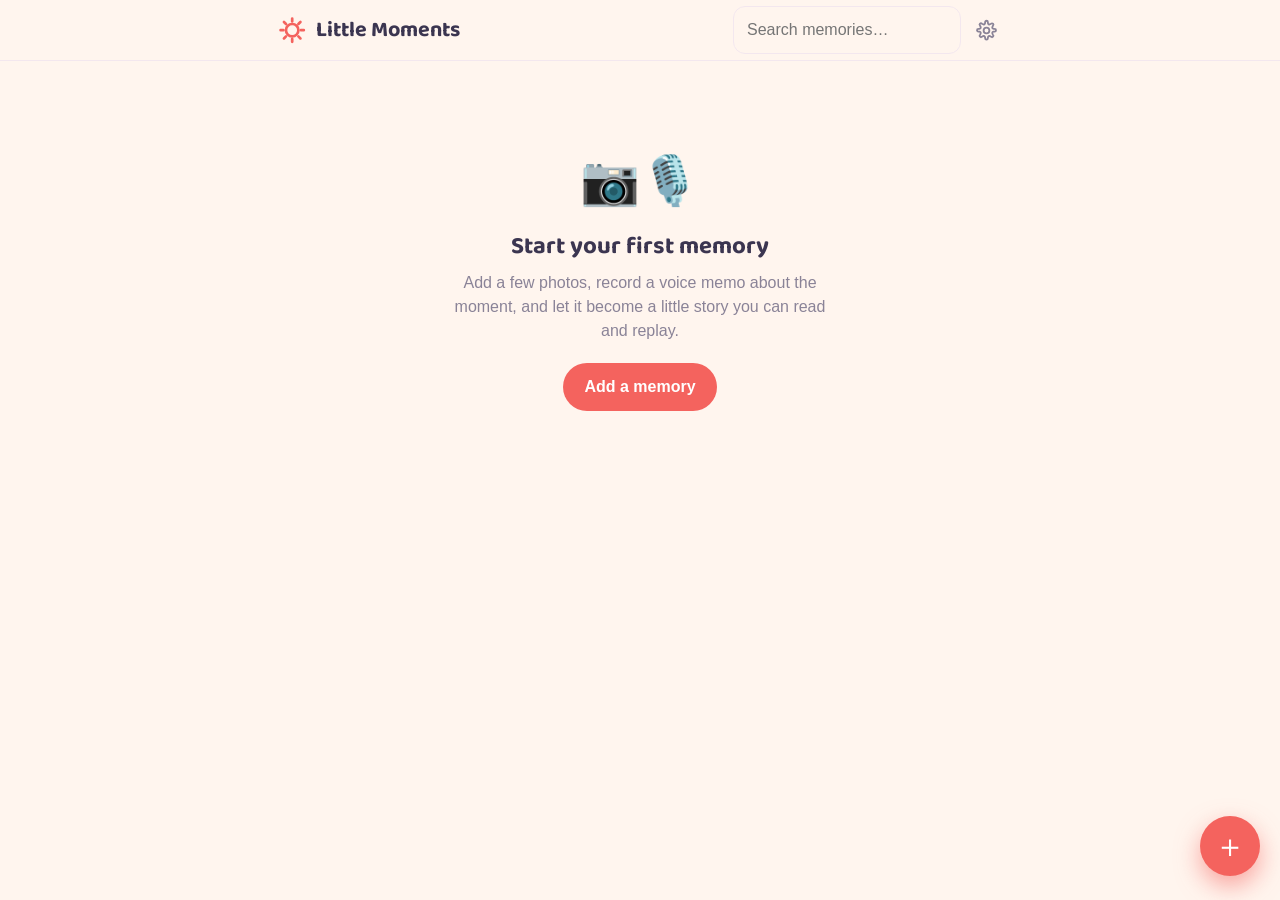
<file: index.html>
<!DOCTYPE html>
<html lang="en">
<head>
  <meta charset="UTF-8" />
  <meta name="viewport" content="width=device-width, initial-scale=1, viewport-fit=cover" />
  <meta name="theme-color" content="#f4635e" />
  <title>Little Moments</title>
  <meta name="description" content="A private journal of photos and voice-memo memories with the people you love." />
  <link rel="manifest" href="manifest.webmanifest" />
  <link rel="icon" href="icons/icon.svg" type="image/svg+xml" />
  <link rel="icon" href="icons/icon-192.png" sizes="192x192" type="image/png" />
  <link rel="apple-touch-icon" href="icons/apple-touch-icon.png" />
  <meta name="apple-mobile-web-app-capable" content="yes" />
  <meta name="apple-mobile-web-app-status-bar-style" content="default" />
  <meta name="apple-mobile-web-app-title" content="Little Moments" />
  <meta name="mobile-web-app-capable" content="yes" />
  <link rel="stylesheet" href="styles.css" />
</head>
<body>
  <header class="app-header">
    <div class="wrap header-inner">
      <h1 class="brand">
        <svg class="brand-mark" viewBox="0 0 24 24" fill="none" stroke="currentColor" stroke-width="2" stroke-linecap="round" stroke-linejoin="round" aria-hidden="true">
          <circle cx="12" cy="12" r="4.6" />
          <path d="M12 3.4v2.1M12 18.5v2.1M3.4 12h2.1M18.5 12h2.1M5.9 5.9l1.5 1.5M16.6 16.6l1.5 1.5M18.1 5.9l-1.5 1.5M7.4 16.6l-1.5 1.5" />
        </svg>
        Little Moments
      </h1>
      <div class="header-actions">
        <input id="search" class="search" type="search" placeholder="Search memories…" aria-label="Search memories" />
        <button id="settingsBtn" class="icon-btn" title="Settings" aria-label="Settings">
          <svg viewBox="0 0 24 24" fill="none" stroke="currentColor" stroke-width="1.9" stroke-linecap="round" stroke-linejoin="round" aria-hidden="true">
            <path d="M10.6 3.2a1.4 1.4 0 0 1 2.8 0l.15 1.36a1.4 1.4 0 0 0 2.02.98l1.23-.62a1.4 1.4 0 0 1 1.98 1.98l-.62 1.23a1.4 1.4 0 0 0 .98 2.02l1.36.15a1.4 1.4 0 0 1 0 2.8l-1.36.15a1.4 1.4 0 0 0-.98 2.02l.62 1.23a1.4 1.4 0 0 1-1.98 1.98l-1.23-.62a1.4 1.4 0 0 0-2.02.98l-.15 1.36a1.4 1.4 0 0 1-2.8 0l-.15-1.36a1.4 1.4 0 0 0-2.02-.98l-1.23.62a1.4 1.4 0 0 1-1.98-1.98l.62-1.23a1.4 1.4 0 0 0-.98-2.02l-1.36-.15a1.4 1.4 0 0 1 0-2.8l1.36-.15a1.4 1.4 0 0 0 .98-2.02l-.62-1.23a1.4 1.4 0 0 1 1.98-1.98l1.23.62a1.4 1.4 0 0 0 2.02-.98z" />
            <circle cx="12" cy="12" r="3" />
          </svg>
        </button>
      </div>
    </div>
  </header>

  <div id="albumBanner" class="album-banner" hidden>👀 You're viewing a shared family album (read-only)</div>

  <main class="wrap main">
    <div id="emptyState" class="empty" hidden>
      <div class="empty-art" aria-hidden="true">📷🎙️</div>
      <h2>Start your first memory</h2>
      <p>Add a few photos, record a voice memo about the moment, and let it become a little story you can read and replay.</p>
      <button class="btn primary" data-action="new">Add a memory</button>
    </div>

    <div id="feed" class="feed" aria-live="polite"></div>
  </main>

  <button id="fab" class="fab" title="New memory" aria-label="New memory">＋</button>

  <!-- Composer -->
  <dialog id="composer" class="sheet">
    <form id="composerForm" method="dialog">
      <div class="sheet-head">
        <h2 id="composerTitle">New memory</h2>
        <button type="button" class="icon-btn" data-close aria-label="Close">✕</button>
      </div>

      <div class="sheet-body">
        <label class="field">
          <span>Photos</span>
          <div id="photoGrid" class="photo-grid"></div>
          <div class="photo-add-row">
            <button type="button" class="btn ghost" id="addPhotosBtn">📷 Add photos</button>
            <button type="button" class="btn ghost" id="takePhotoBtn">🤳 Take photo</button>
          </div>
        </label>

        <div class="field-row">
          <label class="field grow">
            <span>Title</span>
            <input id="titleInput" type="text" placeholder="A name for this moment" />
          </label>
          <label class="field">
            <span>Date</span>
            <input id="dateInput" type="date" />
          </label>
        </div>

        <div class="field">
          <span>Voice memo</span>
          <div class="recorder">
            <div class="rec-controls">
              <button type="button" id="recordBtn" class="btn record">
                <span class="rec-dot" aria-hidden="true"></span>
                <span id="recordLabel">Record</span>
              </button>
              <span id="recTimer" class="rec-timer">0:00</span>
              <button type="button" id="clearAudioBtn" class="btn ghost small" hidden>Discard</button>
            </div>
            <audio id="audioPreview" controls hidden></audio>
            <p id="recHint" class="hint">Tap record and talk about the moment. Your words are captured as you speak, and the audio is saved so you can play it back later.</p>
          </div>
        </div>

        <div class="field">
          <div class="label-row">
            <span>Story</span>
            <button type="button" id="aiBtn" class="btn ai small" title="Summarize the voice memo into a story with AI">✨ Summarize with AI</button>
          </div>
          <textarea id="transcriptInput" class="transcript" rows="3" placeholder="What you said (captured while recording — you can edit it)"></textarea>
          <textarea id="storyInput" class="story" rows="6" placeholder="The written story of this memory will appear here. You can also just write it yourself."></textarea>
          <div id="aiStatus" class="ai-status" hidden></div>
        </div>

        <label class="field">
          <span>Caption <span class="hint" style="font-weight:400">(short &amp; witty — used when you share)</span></span>
          <input id="captionInput" type="text" placeholder="A one-line caption for sharing (AI fills this in)" />
        </label>

        <label class="field">
          <span>Tags</span>
          <input id="tagsInput" type="text" placeholder="first steps, park, giggles (comma separated)" />
        </label>
      </div>

      <div class="sheet-foot">
        <button type="button" class="btn ghost" data-close>Cancel</button>
        <button type="submit" class="btn primary" id="saveBtn">Save memory</button>
      </div>
    </form>
  </dialog>

  <!-- Settings -->
  <dialog id="settings" class="sheet">
    <div class="sheet-head">
      <h2>Settings</h2>
      <button type="button" class="icon-btn" data-close aria-label="Close">✕</button>
    </div>
    <div class="sheet-body">
      <div class="field">
        <span>Look &amp; feel</span>
        <p class="hint">Pick a color theme — it applies right away and is saved on this device.</p>
        <div id="themeSwatches" class="theme-swatches"></div>
      </div>

      <div class="field">
        <span>AI summaries</span>
        <p class="hint">Two ways to enable AI stories. <strong>Recommended:</strong> set up the free proxy (keeps your key off this device) — see <a href="https://github.com/dominicjmorgan/Memories/blob/main/proxy/README.md" target="_blank" rel="noopener">proxy setup</a> — and paste its URL below. <strong>Or:</strong> paste your Anthropic API key to call Anthropic directly.</p>
        <label class="field">
          <span class="sub">AI proxy URL <span class="hint" style="font-weight:400">(recommended)</span></span>
          <input id="proxyUrlInput" type="url" placeholder="https://little-moments-ai.<you>.workers.dev" autocomplete="off" spellcheck="false" />
        </label>
        <label class="field">
          <span class="sub">Anthropic API key <span class="hint" style="font-weight:400">(only if not using a proxy)</span></span>
          <input id="apiKeyInput" type="password" placeholder="sk-ant-…" autocomplete="off" />
        </label>
        <label class="field">
          <span class="sub">Model</span>
          <select id="modelSelect">
            <option value="claude-opus-5">Claude Opus 5 — best quality</option>
            <option value="claude-sonnet-5">Claude Sonnet 5 — faster &amp; cheaper</option>
            <option value="claude-haiku-4-5">Claude Haiku 4.5 — cheapest</option>
          </select>
        </label>
        <label class="field">
          <span class="sub">Workspace ID <span class="hint" style="font-weight:400">(only if your key isn't tied to a workspace)</span></span>
          <input id="workspaceIdInput" type="text" placeholder="wrkspc_… (optional)" autocomplete="off" spellcheck="false" />
        </label>
      </div>

      <div class="field">
        <span>Read-aloud voice</span>
        <p class="hint">Tap <strong>🔊 Read aloud</strong> on any memory to hear the story in a warm, real voice. Add an <code>ELEVENLABS_API_KEY</code> to your Worker to enable it — see <a href="https://github.com/dominicjmorgan/Memories/blob/main/proxy/README.md" target="_blank" rel="noopener">narration setup</a>. Each story is voiced once, then saved so it replays instantly (and family hear the same voice in the album). Without it, the app falls back to your device's built-in voice.</p>
        <label class="field">
          <span class="sub">Voice ID <span class="hint" style="font-weight:400">(optional — blank uses a warm default)</span></span>
          <input id="ttsVoiceIdInput" type="text" placeholder="e.g. 21m00Tcm4TlvDq8ikWAM" autocomplete="off" spellcheck="false" />
          <span class="hint" style="font-weight:400">On ElevenLabs' free tier, use a <strong>Default</strong> (premade) voice — copy its ID from your <a href="https://elevenlabs.io/app/voice-lab" target="_blank" rel="noopener">Voices</a> page. Community <em>Voice Library</em> voices need a paid plan. Blank uses a warm default.</span>
        </label>
      </div>

      <div class="field">
        <span>Shared family album</span>
        <p class="hint">Publish your memories to a private album so invited family can view them (read-only) via a secret link + password. Uses your Cloudflare Worker — see <a href="https://github.com/dominicjmorgan/Memories/blob/main/proxy/README.md" target="_blank" rel="noopener">album setup</a>. The keys/password below must match the ones you set on the Worker.</p>
        <label class="field checkbox-row">
          <input id="albumSyncToggle" type="checkbox" />
          <span class="sub">Publish my memories to the shared album</span>
        </label>
        <label class="field">
          <span class="sub">Owner key <span class="hint" style="font-weight:400">(secret — lets this device publish)</span></span>
          <input id="albumOwnerKeyInput" type="password" placeholder="owner secret" autocomplete="off" spellcheck="false" />
        </label>
        <label class="field">
          <span class="sub">Read key <span class="hint" style="font-weight:400">(goes in the family link)</span></span>
          <input id="albumReadKeyInput" type="text" placeholder="read secret" autocomplete="off" spellcheck="false" />
        </label>
        <label class="field">
          <span class="sub">Family password</span>
          <input id="albumPasswordInput" type="text" placeholder="password family will type" autocomplete="off" spellcheck="false" />
        </label>
        <div class="photo-add-row">
          <button type="button" id="albumLinkBtn" class="btn ghost">🔗 Copy family link</button>
          <button type="button" id="albumSyncAllBtn" class="btn ghost">⬆️ Publish all now</button>
        </div>
        <div id="albumStatus" class="ai-status" hidden></div>
      </div>

      <div class="field">
        <span>Your data</span>
        <p class="hint">Everything lives on this device. Back it up to a file, or restore it on another device.</p>
        <div class="photo-add-row">
          <button type="button" id="exportBtn" class="btn ghost">⬇️ Back up to file</button>
          <label class="btn ghost file-btn">
            ⬆️ Restore from file
            <input id="importInput" type="file" accept="application/json,.json" />
          </label>
        </div>
        <div id="dataStatus" class="ai-status" hidden></div>
      </div>

      <p class="hint" id="buildStamp" style="text-align:center; opacity:0.6;"></p>
    </div>
    <div class="sheet-foot">
      <button type="button" class="btn primary" data-close>Done</button>
    </div>
  </dialog>

  <!-- Viewer -->
  <dialog id="viewer" class="sheet viewer-sheet">
    <div class="sheet-head">
      <h2 id="viewerTitle">Memory</h2>
      <button type="button" class="icon-btn" data-close aria-label="Close">✕</button>
    </div>
    <div class="sheet-body" id="viewerBody"></div>
    <div class="sheet-foot">
      <button type="button" class="btn danger ghost" id="viewerDelete">Delete</button>
      <button type="button" class="btn ghost" id="viewerShare">📤 Share</button>
      <button type="button" class="btn ghost" id="viewerEdit">Edit</button>
      <button type="button" class="btn primary" data-close>Close</button>
    </div>
  </dialog>

  <!-- Fullscreen photo lightbox -->
  <dialog id="lightbox" class="lightbox" aria-label="Photo viewer">
    <div class="lb-counter" id="lbCounter"></div>
    <button type="button" class="lb-close icon-btn" id="lbClose" aria-label="Close">✕</button>
    <button type="button" class="lb-nav lb-prev" id="lbPrev" aria-label="Previous photo">‹</button>
    <img class="lb-img" id="lbImg" alt="Memory photo" draggable="false" />
    <button type="button" class="lb-nav lb-next" id="lbNext" aria-label="Next photo">›</button>
    <div class="lb-hint" id="lbHint">tap photo to zoom · swipe to browse</div>
  </dialog>

  <!-- Family album password gate -->
  <dialog id="albumGate" class="sheet album-gate">
    <form id="albumGateForm" method="dialog">
      <div class="sheet-head">
        <h2>✽ A shared album</h2>
      </div>
      <div class="sheet-body">
        <p class="hint">This family album is private. Enter the password you were given to view it.</p>
        <label class="field">
          <span class="sub">Password</span>
          <input id="albumPwInput" type="password" autocomplete="off" />
        </label>
        <div id="albumGateMsg" class="ai-status error" hidden></div>
      </div>
      <div class="sheet-foot">
        <button type="submit" class="btn primary">Unlock</button>
      </div>
    </form>
  </dialog>

  <!-- File inputs live OUTSIDE the dialogs on purpose: iOS Safari can leave the
       system photo picker unable to dismiss when the <input type=file> is inside
       a modal <dialog>. They're triggered programmatically from the buttons. -->
  <input id="photoInput" type="file" accept="image/*" multiple class="offscreen-file" />
  <input id="cameraInput" type="file" accept="image/*" capture="environment" class="offscreen-file" />

  <div id="toast" class="toast" hidden></div>

  <script src="app.js"></script>
</body>
</html>
</file>
<file: styles.css>
@import url('https://fonts.googleapis.com/css2?family=Baloo+2:wght@600;700;800&family=Caveat:wght@600;700&display=swap');

:root {
  --bg: #fff5ee;
  --surface: #ffffff;
  --ink: #3b3550;
  --ink-soft: #8a8397;
  --line: #f3e7ee;
  --brand: #f4635e;
  --brand-dark: #dd4b48;
  --accent: #23bfa6;
  --danger: #e14b6a;
  --shadow: 0 8px 26px rgba(120, 80, 90, 0.12);
  --radius: 18px;
  --font: -apple-system, BlinkMacSystemFont, "Segoe UI", Roboto, Helvetica, Arial, sans-serif;
  --serif: "Iowan Old Style", "Palatino Linotype", Palatino, Georgia, serif;
  --display: "Baloo 2", "Nunito", -apple-system, BlinkMacSystemFont, "Segoe UI", sans-serif;
  --hand: "Caveat", "Segoe Print", "Bradley Hand", "Comic Sans MS", cursive;
}

@media (prefers-color-scheme: dark) {
  :root {
    --bg: #241f2b;
    --surface: #2e2836;
    --ink: #f4ecf6;
    --ink-soft: #b8afc4;
    --line: #3f374a;
    --brand: #ff7d78;
    --brand-dark: #f4635e;
    --accent: #4fd3bd;
    --shadow: 0 8px 26px rgba(0, 0, 0, 0.4);
  }
}

* { box-sizing: border-box; }
/* Ensure the `hidden` attribute always wins over element display rules
   (e.g. .btn sets display:inline-flex, which would otherwise show a
   [hidden] button — including the album view's Edit/Delete). */
[hidden] { display: none !important; }

html, body {
  margin: 0;
  padding: 0;
  background: var(--bg);
  color: var(--ink);
  font-family: var(--font);
  font-size: 16px;
  line-height: 1.5;
  -webkit-font-smoothing: antialiased;
}

.wrap { width: 100%; max-width: 760px; margin: 0 auto; padding: 0 16px; }

/* Header */
.app-header {
  position: sticky;
  top: 0;
  z-index: 10;
  background: color-mix(in srgb, var(--bg) 88%, transparent);
  backdrop-filter: blur(10px);
  border-bottom: 1px solid var(--line);
  padding-top: env(safe-area-inset-top);
}
.header-inner {
  display: flex;
  align-items: center;
  gap: 12px;
  min-height: 60px;
}
.brand {
  font-family: var(--display);
  font-size: 1.35rem;
  margin: 0;
  display: flex;
  align-items: center;
  gap: 8px;
  white-space: nowrap;
}
.brand-mark { color: var(--brand); }
.header-actions { margin-left: auto; display: flex; align-items: center; gap: 8px; }
.search {
  border: 1px solid var(--line);
  background: var(--surface);
  color: var(--ink);
  border-radius: 999px;
  padding: 8px 14px;
  font-size: 0.95rem;
  width: 190px;
  max-width: 42vw;
  outline: none;
}
.search:focus { border-color: var(--brand); }

/* Main / feed */
.main { padding-top: 24px; padding-bottom: 130px; }
body { overflow-x: hidden; } /* gentle card tilts must never scroll the page sideways */
.feed { display: flex; flex-direction: column; gap: 36px; padding: 6px 4px 0; }

/* Scrapbook Polaroid card */
.card {
  --paper: #fffdf8;
  --paper-ink: #3b322b;
  --paper-soft: #857a6f;
  position: relative;
  background: var(--paper);
  color: var(--paper-ink);
  padding: 12px 12px 0;
  border-radius: 5px;
  box-shadow: 0 10px 22px rgba(70, 50, 35, 0.16), 0 2px 5px rgba(70, 50, 35, 0.12);
  cursor: pointer;
  transform: rotate(var(--tilt, 0deg));
  transition: transform 0.5s cubic-bezier(.2, .75, .2, 1), box-shadow 0.2s ease, opacity 0.5s ease;
}
@media (prefers-color-scheme: dark) {
  .card { box-shadow: 0 16px 32px rgba(0, 0, 0, 0.5), 0 2px 6px rgba(0, 0, 0, 0.4); }
}

/* Colorful washi tape — a rotating set of candy colors so the feed feels
   like a playful scrapbook. */
.card { --tape: #ff9bbb; --tape-left: 50%; --tape-rot: -2.5deg; }
.card:nth-child(5n+2) { --tape: #4fd3bd; }
.card:nth-child(5n+3) { --tape: #ffce5c; }
.card:nth-child(5n+4) { --tape: #b9a0e6; }
.card:nth-child(5n+5) { --tape: #7fc9f2; }
.card:nth-child(2n)   { --tape-left: 30%; --tape-rot: -4deg; }
.card:nth-child(3n)   { --tape-left: 72%; --tape-rot: 3.5deg; }
.card::before {
  content: "";
  position: absolute;
  top: -11px;
  left: var(--tape-left);
  width: 104px;
  height: 26px;
  transform: translateX(-50%) rotate(var(--tape-rot));
  background: repeating-linear-gradient(45deg,
    color-mix(in srgb, var(--tape) 55%, transparent) 0 6px,
    color-mix(in srgb, var(--tape) 80%, transparent) 6px 12px);
  border-left: 1px dashed rgba(255,255,255,.55);
  border-right: 1px dashed rgba(255,255,255,.55);
  box-shadow: 0 1px 2px rgba(0,0,0,.08);
  border-radius: 2px;
  pointer-events: none;
}

/* pop-in as the card scrolls into view */
.card.pre { opacity: 0; transform: rotate(var(--tilt, 0deg)) translateY(28px) scale(.94); }

/* playful: straighten and lift on interaction */
.card:hover { transform: rotate(0deg) translateY(-6px) scale(1.02); box-shadow: 0 20px 36px rgba(70,50,35,0.24); }
.card:active { transform: rotate(0deg) scale(0.99); }

.card-photos { display: grid; gap: 3px; background: var(--paper); border-radius: 2px; overflow: hidden; }
.card-photos.n1 { grid-template-columns: 1fr; }
.card-photos.n2 { grid-template-columns: 1fr 1fr; }
.card-photos.n3, .card-photos.n4 { grid-template-columns: 1fr 1fr; }
.card-photos img {
  width: 100%;
  height: 100%;
  aspect-ratio: 3 / 2;
  object-fit: cover;
  display: block;
}
.card-photos.n1 img { aspect-ratio: 4 / 3; }
.photo-fallback { display: grid; place-items: center; aspect-ratio: 3 / 2; background: var(--line); color: var(--ink-soft); font-size: 1.8rem; }
.viewer-gallery .photo-fallback { flex: 0 0 100%; width: 100%; height: min(46vh, 460px); aspect-ratio: auto; border-radius: 0; }
.photo-thumb .photo-fallback { width: 100%; height: 100%; aspect-ratio: auto; font-size: 1.3rem; }
.card-photos .more { position: relative; }
.card-photos .more::after {
  content: attr(data-more);
  position: absolute;
  inset: 0;
  background: rgba(0,0,0,0.45);
  color: #fff;
  display: grid;
  place-items: center;
  font-size: 1.4rem;
  font-weight: 600;
}

.card-body { padding: 12px 8px 18px; }
.card-title { font-family: var(--display); font-weight: 700; font-size: 1.3rem; margin: 0 0 4px; line-height: 1.25; color: var(--paper-ink); }
.card-date { font-family: var(--hand); color: var(--brand-dark); font-size: 1.2rem; line-height: 1; display: inline-block; transform: rotate(-1.5deg); margin-bottom: 8px; }
.card-story { color: var(--paper-soft); margin: 0; display: -webkit-box; -webkit-line-clamp: 3; -webkit-box-orient: vertical; overflow: hidden; }
.card-meta { display: flex; align-items: center; gap: 10px; margin-top: 12px; flex-wrap: wrap; }
.chip {
  background: color-mix(in srgb, var(--accent) 24%, #ffffff);
  color: color-mix(in srgb, var(--accent) 60%, #2a2440);
  border-radius: 999px;
  padding: 3px 10px;
  font-size: 0.78rem;
  font-weight: 700;
}
.has-audio { color: var(--brand-dark); font-size: 0.85rem; font-weight: 600; display: inline-flex; align-items: center; gap: 5px; }

@media (prefers-reduced-motion: reduce) {
  .card { transition: box-shadow 0.2s ease; }
  .card.pre { opacity: 1; transform: rotate(var(--tilt, 0deg)); }
  .card:hover { transform: rotate(0deg); }
}

/* Empty state */
.empty { text-align: center; padding: 60px 20px; }
.empty-art { font-size: 3rem; }
.empty h2 { font-family: var(--display); margin: 12px 0 6px; }
.empty p { color: var(--ink-soft); max-width: 380px; margin: 0 auto 20px; }

/* FAB */
.fab {
  position: fixed;
  right: max(20px, env(safe-area-inset-right));
  bottom: max(24px, env(safe-area-inset-bottom));
  width: 60px;
  height: 60px;
  border-radius: 50%;
  border: none;
  background: var(--brand);
  color: #fff;
  font-size: 2rem;
  line-height: 1;
  box-shadow: 0 10px 24px color-mix(in srgb, var(--brand) 55%, transparent);
  cursor: pointer;
  z-index: 20;
  transition: transform 0.2s cubic-bezier(.34, 1.56, .64, 1), background 0.12s ease;
}
.fab:hover { background: var(--brand-dark); transform: scale(1.1) rotate(8deg); }
.fab:active { transform: scale(0.92); }

/* Buttons */
.btn {
  font: inherit;
  font-weight: 700;
  border-radius: 999px;
  padding: 11px 20px;
  border: 1px solid transparent;
  cursor: pointer;
  display: inline-flex;
  align-items: center;
  gap: 8px;
  transition: background 0.12s ease, border-color 0.12s ease, opacity 0.12s ease, transform 0.14s cubic-bezier(.34, 1.56, .64, 1);
}
.btn.small { padding: 6px 12px; font-size: 0.85rem; }
.btn.primary { background: var(--brand); color: #fff; }
.btn.primary:hover { background: var(--brand-dark); }
.btn.ghost { background: transparent; border-color: var(--line); color: var(--ink); }
.btn.ghost:hover { border-color: var(--brand); color: var(--brand); }
.btn.ai { background: color-mix(in srgb, var(--accent) 16%, transparent); color: var(--accent); border-color: transparent; }
.btn.ai:hover { background: color-mix(in srgb, var(--accent) 26%, transparent); }
.btn.danger { color: var(--danger); }
/* The AI narration is the primary "play" control in the viewer. */
.narrate-btn { margin: 10px 0 4px; width: 100%; justify-content: center; background: var(--brand); color: #fff; border-color: transparent; font-weight: 700; }
.narrate-btn:hover { background: var(--brand-dark); color: #fff; }
.narrate-btn.on { background: color-mix(in srgb, var(--brand) 14%, transparent); border-color: var(--brand); color: var(--brand-dark); }
.narrate-btn.on:hover { background: color-mix(in srgb, var(--brand) 22%, transparent); color: var(--brand-dark); }
.narrate-btn.busy { opacity: 0.75; cursor: progress; animation: narratePulse 1.1s ease-in-out infinite; }
@keyframes narratePulse { 0%, 100% { opacity: 0.55; } 50% { opacity: 0.9; } }
.btn.danger.ghost:hover { border-color: var(--danger); color: var(--danger); }
.btn:disabled { opacity: 0.5; cursor: default; }
.icon-btn {
  background: transparent;
  border: none;
  font-size: 1.3rem;
  cursor: pointer;
  padding: 6px;
  border-radius: 10px;
  line-height: 1;
}
.icon-btn:hover { background: var(--line); }

.btn.record { background: var(--surface); border-color: var(--brand); color: var(--brand); }
.btn.record .rec-dot { width: 12px; height: 12px; border-radius: 50%; background: var(--brand); }
.btn.record.recording { background: var(--brand); color: #fff; }
.btn.record.recording .rec-dot { background: #fff; animation: pulse 1s infinite; }
@keyframes pulse { 0%,100% { opacity: 1; } 50% { opacity: 0.3; } }

/* Sheet / dialog */
.sheet {
  border: none;
  border-radius: 20px 20px 0 0;
  padding: 0;
  width: 100%;
  max-width: 640px;
  margin: auto auto 0;
  background: var(--surface);
  color: var(--ink);
  box-shadow: 0 -8px 40px rgba(0,0,0,0.25);
  max-height: 92vh;
  overflow: hidden;
}
/* When open, lay the dialog out as a column so the body scrolls.
   Scoped to [open] because author CSS beats the UA `dialog:not([open])`
   rule — an unscoped `display:flex` would keep CLOSED dialogs visible and
   floating over the page, intercepting clicks. */
.sheet[open] {
  display: flex;
  flex-direction: column;
}
@media (min-width: 640px) {
  .sheet { border-radius: 20px; margin: auto; max-height: 88vh; }
}
.sheet::backdrop { background: rgba(30, 20, 15, 0.5); backdrop-filter: blur(2px); }
/* The composer wraps its content in a <form>; make it the scrolling column too. */
.sheet form { display: flex; flex-direction: column; flex: 1 1 auto; min-height: 0; }
.sheet-head {
  display: flex;
  align-items: center;
  justify-content: space-between;
  padding: 16px 18px;
  border-bottom: 1px solid var(--line);
  background: var(--surface);
  flex: 0 0 auto;
}
.sheet-head h2 { margin: 0; font-family: var(--display); font-size: 1.25rem; }
.sheet-body {
  padding: 18px;
  overflow-y: auto;
  -webkit-overflow-scrolling: touch;
  display: flex;
  flex-direction: column;
  gap: 18px;
  flex: 1 1 auto;
  min-height: 0;
}
.sheet-foot {
  display: flex;
  justify-content: flex-end;
  gap: 10px;
  padding: 14px 18px calc(14px + env(safe-area-inset-bottom));
  border-top: 1px solid var(--line);
  background: var(--surface);
  flex: 0 0 auto;
  flex-wrap: wrap;
}

/* Fields */
.field { display: flex; flex-direction: column; gap: 7px; }
.field > span { font-weight: 600; font-size: 0.92rem; }
.field .sub { font-weight: 500; font-size: 0.85rem; color: var(--ink-soft); }
.field-row { display: flex; gap: 12px; }
.field.grow { flex: 1; }
.label-row { display: flex; align-items: center; justify-content: space-between; gap: 8px; }
input[type="text"], input[type="date"], input[type="password"], input[type="search"], select, textarea {
  font: inherit;
  color: var(--ink);
  background: var(--bg);
  border: 1px solid var(--line);
  border-radius: 12px;
  padding: 11px 13px;
  width: 100%;
  outline: none;
}
input:focus, select:focus, textarea:focus { border-color: var(--brand); }
textarea { resize: vertical; }
.transcript { font-size: 0.9rem; color: var(--ink-soft); }
.story { font-family: var(--serif); font-size: 1.05rem; line-height: 1.6; }
.hint { color: var(--ink-soft); font-size: 0.85rem; margin: 0; }
.hint a { color: var(--brand); }

/* Photo grid in composer */
.photo-grid { display: flex; flex-wrap: wrap; gap: 8px; }
.photo-grid:empty { display: none; }
.photo-thumb { position: relative; width: 100px; height: 100px; border-radius: 12px; overflow: hidden; border: 1px solid var(--line); }
.photo-thumb img { width: 100%; height: 100%; object-fit: cover; }
.photo-thumb .thumb-x {
  position: absolute; top: 3px; right: 3px;
  width: 22px; height: 22px; border-radius: 50%;
  border: none; background: rgba(0,0,0,0.6); color: #fff;
  cursor: pointer; font-size: 0.8rem; line-height: 1; display: grid; place-items: center;
}
.photo-thumb .thumb-cover {
  position: absolute; top: 4px; left: 4px;
  background: var(--brand); color: #fff;
  font-size: 0.62rem; font-weight: 700; letter-spacing: 0.02em;
  padding: 2px 6px; border-radius: 999px;
}
.photo-thumb .thumb-bar {
  position: absolute; left: 0; right: 0; bottom: 0;
  display: flex; justify-content: center; gap: 2px;
  background: rgba(0,0,0,0.5); padding: 2px 0;
}
.photo-thumb .thumb-bar button {
  border: none; background: transparent; color: #fff;
  width: 26px; height: 22px; font-size: 0.8rem; line-height: 1; cursor: pointer; border-radius: 6px;
}
.photo-thumb .thumb-bar button:disabled { opacity: 0.35; cursor: default; }
.photo-thumb .thumb-bar button:not(:disabled):active { background: rgba(255,255,255,0.25); }
.photo-add-row { display: flex; gap: 10px; flex-wrap: wrap; }
.file-btn { cursor: pointer; position: relative; }
/* Keep file inputs in the layout but invisible. iOS Safari can fail to fire
   the change event for a display:none file input opened via its label, so we
   avoid `hidden`/`display:none` here and clip the input instead. */
.file-btn input[type="file"],
.offscreen-file { position: fixed; left: 0; bottom: 0; width: 1px; height: 1px; padding: 0; margin: 0; overflow: hidden; clip: rect(0 0 0 0); border: 0; opacity: 0; }

.recorder { border: 1px solid var(--line); border-radius: 14px; padding: 14px; background: var(--bg); }
.rec-controls { display: flex; align-items: center; gap: 12px; }
.rec-timer { font-variant-numeric: tabular-nums; color: var(--ink-soft); font-weight: 600; }
#audioPreview { width: 100%; margin-top: 12px; }

.ai-status { font-size: 0.85rem; padding: 10px 12px; border-radius: 10px; background: var(--bg); color: var(--ink-soft); }
.ai-status.error { background: color-mix(in srgb, var(--danger) 12%, transparent); color: var(--danger); }
.ai-status.working { color: var(--accent); }

/* Viewer */
/* Swipeable photo carousel: keeps the photo area compact so the story
   sits right below it instead of after a tall stack. */
.viewer-carousel { margin-bottom: 4px; }
.viewer-gallery {
  display: flex;
  gap: 0;
  overflow-x: auto;
  scroll-snap-type: x mandatory;
  -webkit-overflow-scrolling: touch;
  scrollbar-width: none;
  border-radius: 14px;
}
.viewer-gallery::-webkit-scrollbar { display: none; }
.viewer-photo {
  flex: 0 0 100%;
  scroll-snap-align: center;
  width: 100%;
  height: min(46vh, 460px);
  object-fit: cover;
  display: block;
}
.viewer-dots { display: flex; justify-content: center; gap: 7px; margin-top: 10px; }
.viewer-dots .dot { width: 7px; height: 7px; border-radius: 50%; background: var(--line); cursor: pointer; transition: background 0.15s ease; }
.viewer-dots .dot.on { background: var(--brand); }
.viewer-date { color: var(--brand-dark); font-weight: 600; text-transform: uppercase; font-size: 0.8rem; letter-spacing: 0.02em; }
.viewer-story { font-family: var(--serif); font-size: 1.1rem; line-height: 1.7; white-space: pre-wrap; }
.viewer-audio { width: 100%; margin: 6px 0; }
/* Secondary "your original recording" disclosure, de-emphasised vs narration. */
.viewer-recording { margin: 6px 0 2px; }
.viewer-recording > summary { cursor: pointer; color: var(--ink-soft); font-size: 0.9rem; font-weight: 600; padding: 4px 0; }
.viewer-transcript { color: var(--ink-soft); font-size: 0.9rem; border-left: 3px solid var(--line); padding-left: 12px; white-space: pre-wrap; }
.viewer-transcript summary { cursor: pointer; font-weight: 600; color: var(--ink); margin-bottom: 8px; }
.viewer-tags { display: flex; flex-wrap: wrap; gap: 6px; }

/* Toast */
.toast {
  position: fixed;
  left: 50%;
  bottom: 90px;
  transform: translateX(-50%);
  background: var(--ink);
  color: var(--bg);
  padding: 12px 20px;
  border-radius: 999px;
  font-size: 0.9rem;
  font-weight: 500;
  box-shadow: var(--shadow);
  z-index: 50;
  max-width: 90vw;
  text-align: center;
}

/* Fullscreen photo lightbox */
.lightbox {
  width: 100vw;
  height: 100dvh;
  max-width: 100vw;
  max-height: 100dvh;
  margin: 0;
  padding: 0;
  border: none;
  background: #0b0b0d;
  overflow: hidden;
}
.lightbox::backdrop { background: #000; }
.lightbox[open] { display: flex; align-items: center; justify-content: center; }
.lb-img {
  max-width: 100vw;
  max-height: 100dvh;
  object-fit: contain;
  touch-action: none;
  user-select: none;
  -webkit-user-select: none;
  will-change: transform;
  transition: transform 0.18s ease;
}
.lb-img.zoomed { transition: none; cursor: grab; }
.lb-nav {
  position: fixed;
  top: 50%;
  transform: translateY(-50%);
  width: 48px;
  height: 48px;
  border-radius: 50%;
  border: none;
  background: rgba(255, 255, 255, 0.14);
  color: #fff;
  font-size: 2rem;
  line-height: 1;
  cursor: pointer;
  display: grid;
  place-items: center;
  z-index: 2;
}
.lb-nav:hover { background: rgba(255, 255, 255, 0.26); }
.lb-prev { left: max(8px, env(safe-area-inset-left)); }
.lb-next { right: max(8px, env(safe-area-inset-right)); }
.lb-close {
  position: fixed;
  top: max(10px, env(safe-area-inset-top));
  right: max(10px, env(safe-area-inset-right));
  color: #fff;
  font-size: 1.5rem;
  background: rgba(255, 255, 255, 0.14);
  z-index: 2;
}
.lb-close:hover { background: rgba(255, 255, 255, 0.26); }
.lb-counter {
  position: fixed;
  top: max(16px, env(safe-area-inset-top));
  left: 50%;
  transform: translateX(-50%);
  color: #fff;
  font-size: 0.9rem;
  font-weight: 600;
  letter-spacing: 0.04em;
  z-index: 2;
  text-shadow: 0 1px 3px rgba(0, 0, 0, 0.6);
}
.lb-hint {
  position: fixed;
  bottom: max(16px, env(safe-area-inset-bottom));
  left: 50%;
  transform: translateX(-50%);
  color: rgba(255, 255, 255, 0.7);
  font-size: 0.78rem;
  z-index: 2;
  pointer-events: none;
  transition: opacity 0.4s ease;
}

/* Shared album */
.album-banner {
  background: color-mix(in srgb, var(--accent) 22%, var(--surface));
  color: var(--ink);
  text-align: center;
  font-size: 0.85rem;
  font-weight: 600;
  padding: 8px 14px;
  border-bottom: 1px solid var(--line);
}
.album-loading { text-align: center; color: var(--ink-soft); padding: 40px 16px; }
.checkbox-row { flex-direction: row !important; align-items: center; gap: 10px; cursor: pointer; }
.checkbox-row input { width: auto; }
body.album-mode .fab { display: none; }
.chip.chip-new { background: color-mix(in srgb, var(--brand) 20%, #ffffff); color: var(--brand-dark); }
.btn:active { transform: scale(0.95); }
.btn.primary:hover { transform: translateY(-1px); }

/* Theme picker */
.theme-swatches { display: flex; flex-wrap: wrap; gap: 10px; }
.swatch {
  display: flex; flex-direction: column; align-items: center; gap: 7px;
  background: var(--bg); border: 1.5px solid var(--line); border-radius: 14px;
  padding: 10px 8px; width: 92px; cursor: pointer; font: inherit;
  transition: transform 0.12s ease, border-color 0.12s ease;
}
.swatch:active { transform: scale(0.96); }
.swatch.on { border-color: var(--brand); box-shadow: 0 0 0 2px color-mix(in srgb, var(--brand) 35%, transparent); }
.sw-dots { display: flex; gap: 4px; }
.sw-dots i { width: 17px; height: 17px; border-radius: 50%; display: block; }
.sw-name { font-size: 0.72rem; font-weight: 700; color: var(--ink-soft); text-align: center; line-height: 1.15; }

/* Doodle header icons */
.brand-mark { width: 1.5em; height: 1.5em; display: inline-block; vertical-align: -0.28em; }
.icon-btn svg { width: 23px; height: 23px; display: block; }
#settingsBtn { color: var(--ink-soft); }
#settingsBtn:hover { color: var(--brand); }
</file>
